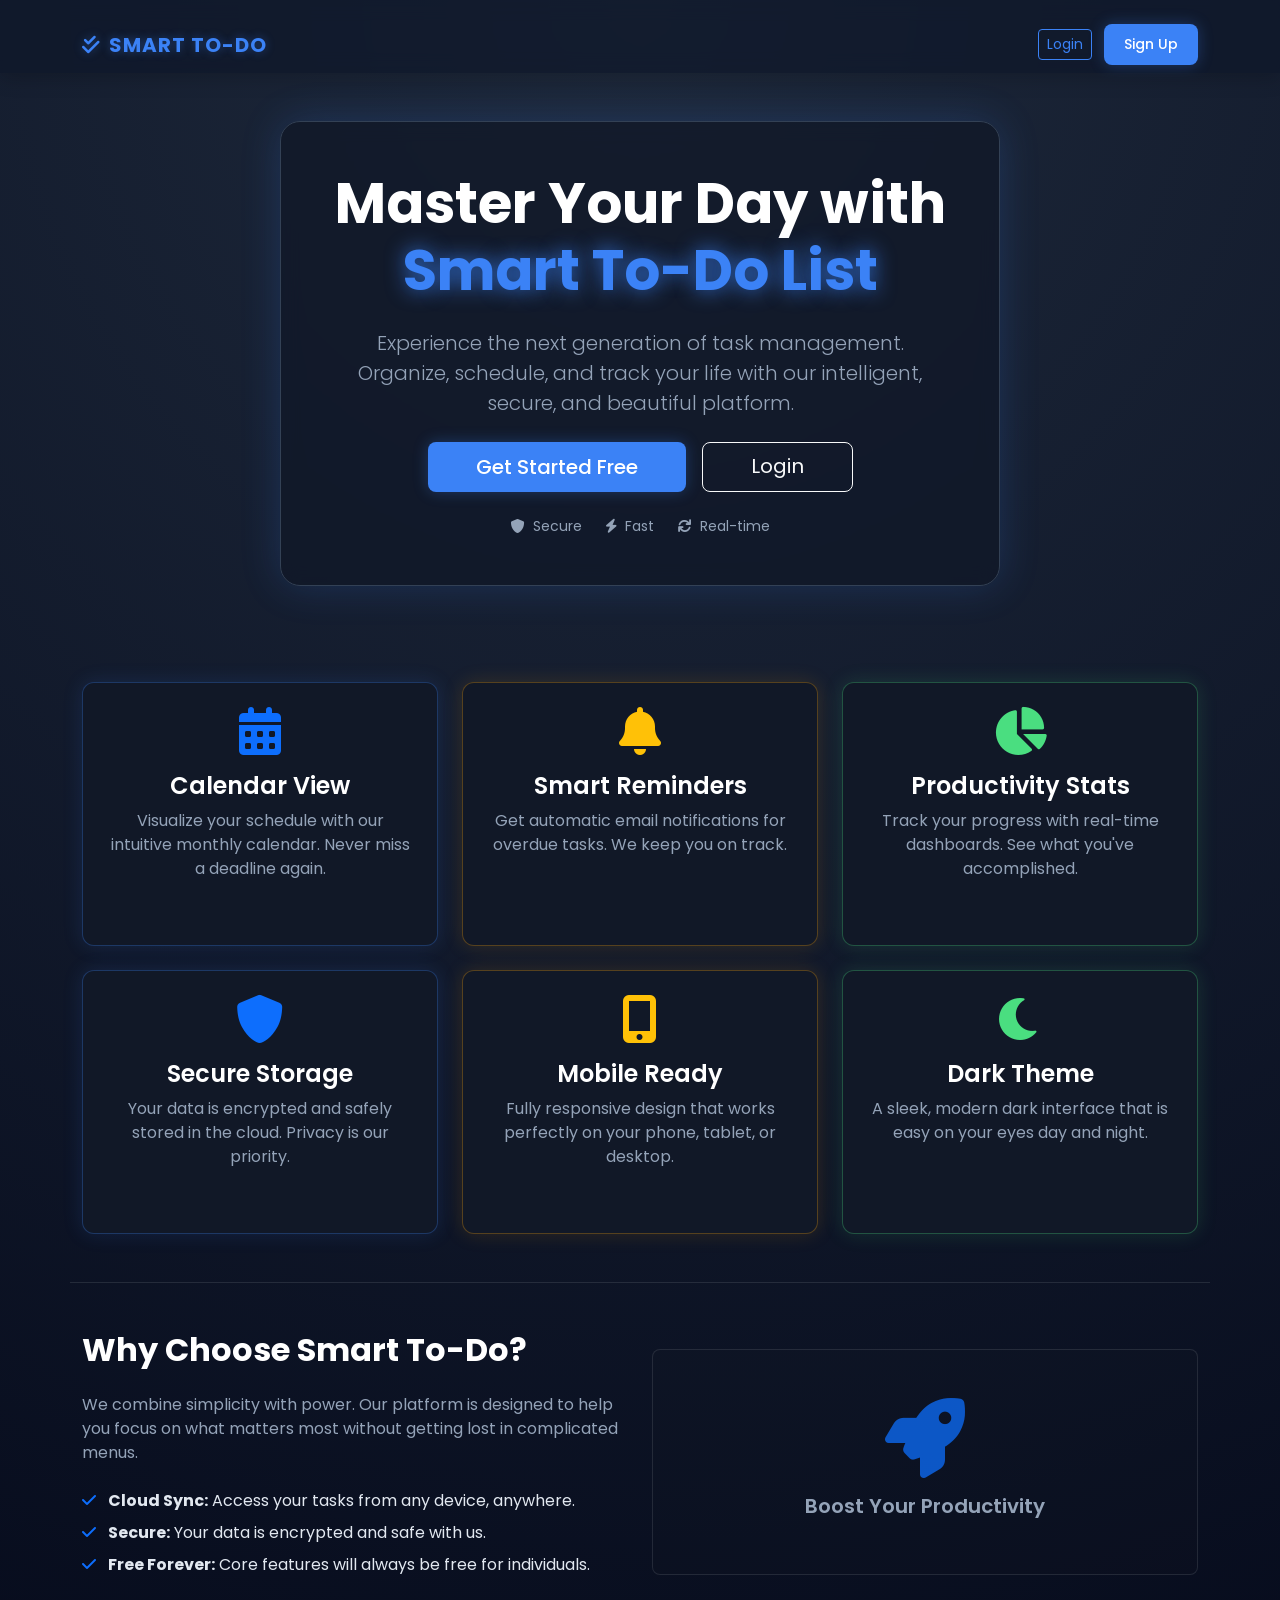
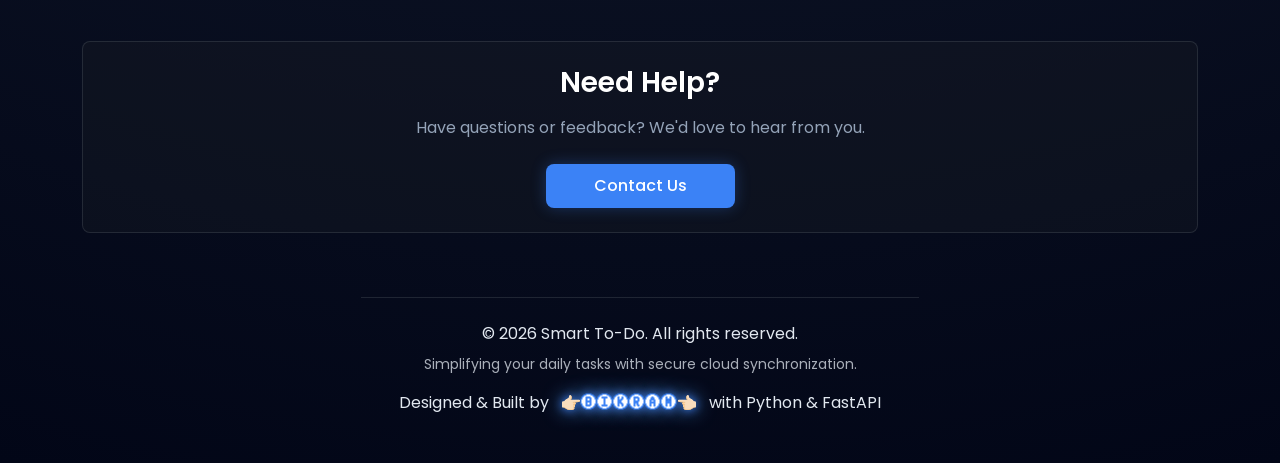
<file: frontend /index.html>
<!DOCTYPE html>
<html lang="en">
<head>
    <meta charset="UTF-8">
    <meta name="viewport" content="width=device-width, initial-scale=1.0">
    <title>Smart To-Do | Welcome</title>
    <link rel="icon" href="https://img.icons8.com/fluency/48/todo-list.png">
    <link href="https://cdn.jsdelivr.net/npm/bootstrap@5.3.0/dist/css/bootstrap.min.css" rel="stylesheet">
    <link rel="stylesheet" href="https://cdnjs.cloudflare.com/ajax/libs/font-awesome/6.0.0/css/all.min.css">
    <link rel="stylesheet" href="style.css">
</head>
<body class="d-flex flex-column min-vh-100">
    <!-- Navbar -->
    <nav class="navbar navbar-expand-lg navbar-dark mb-0 bg-transparent border-0">
        <div class="container pt-3">
            <span class="navbar-brand mb-0 h1"><i class="fas fa-check-double me-2"></i>Smart To-Do</span>
            <div class="ms-auto">
                <a href="login.html" class="btn btn-outline-primary btn-sm me-2">Login</a>
                <a href="signup.html" class="btn btn-primary btn-sm">Sign Up</a>
            </div>
        </div>
    </nav>

    <!-- Hero Section -->
    <div class="container flex-grow-1 d-flex align-items-center justify-content-center py-3 py-lg-5">
        <div class="row justify-content-center w-100">
            <div class="col-lg-8 text-center">
                <div class="hero-card mb-5">
                    <h1 class="display-4 fw-bold mb-4"><span class="text-white">Master Your Day with</span> <span class="text-glow-primary">Smart To-Do List</span></h1>
                    <p class="lead mb-4 text-muted">
                        Experience the next generation of task management. 
                        Organize, schedule, and track your life with our intelligent, secure, and beautiful platform.
                    </p>
                    <div class="d-grid gap-3 d-sm-flex justify-content-sm-center mb-4">
                        <a href="signup.html" class="btn btn-primary btn-lg px-5 gap-3">Get Started Free</a>
                        <a href="login.html" class="btn btn-outline-light btn-lg px-5">Login</a>
                    </div>
                    <div class="d-flex justify-content-center gap-4 text-muted small">
                        <span><i class="fas fa-shield-alt me-1"></i> Secure</span>
                        <span><i class="fas fa-bolt me-1"></i> Fast</span>
                        <span><i class="fas fa-sync me-1"></i> Real-time</span>
                    </div>
                </div>
            </div>
        </div>
    </div>

    <!-- Features Grid -->
    <div class="container pb-5">
        <div class="row g-4">
            <div class="col-md-4">
                <div class="card h-100 card-glow-primary text-center p-4">
                    <div class="mb-3">
                        <i class="fas fa-calendar-alt fa-3x text-primary"></i>
                    </div>
                    <h4>Calendar View</h4>
                    <p class="text-muted">Visualize your schedule with our intuitive monthly calendar. Never miss a deadline again.</p>
                </div>
            </div>
            <div class="col-md-4">
                <div class="card h-100 card-glow-warning text-center p-4">
                    <div class="mb-3">
                        <i class="fas fa-bell fa-3x text-warning"></i>
                    </div>
                    <h4>Smart Reminders</h4>
                    <p class="text-muted">Get automatic email notifications for overdue tasks. We keep you on track.</p>
                </div>
            </div>
            <div class="col-md-4">
                <div class="card h-100 card-glow-success text-center p-4">
                    <div class="mb-3">
                        <i class="fas fa-chart-pie fa-3x text-success"></i>
                    </div>
                    <h4>Productivity Stats</h4>
                    <p class="text-muted">Track your progress with real-time dashboards. See what you've accomplished.</p>
                </div>
            </div>
            <div class="col-md-4">
                <div class="card h-100 card-glow-primary text-center p-4">
                    <div class="mb-3">
                        <i class="fas fa-shield-alt fa-3x text-primary"></i>
                    </div>
                    <h4>Secure Storage</h4>
                    <p class="text-muted">Your data is encrypted and safely stored in the cloud. Privacy is our priority.</p>
                </div>
            </div>
            <div class="col-md-4">
                <div class="card h-100 card-glow-warning text-center p-4">
                    <div class="mb-3">
                        <i class="fas fa-mobile-alt fa-3x text-warning"></i>
                    </div>
                    <h4>Mobile Ready</h4>
                    <p class="text-muted">Fully responsive design that works perfectly on your phone, tablet, or desktop.</p>
                </div>
            </div>
            <div class="col-md-4">
                <div class="card h-100 card-glow-success text-center p-4">
                    <div class="mb-3">
                        <i class="fas fa-moon fa-3x text-success"></i>
                    </div>
                    <h4>Dark Theme</h4>
                    <p class="text-muted">A sleek, modern dark interface that is easy on your eyes day and night.</p>
                </div>
            </div>
        </div>
    </div>

    <!-- About Section -->
    <div class="container py-5 border-top border-secondary border-opacity-25">
        <div class="row align-items-center">
            <div class="col-lg-6">
                <h2 class="fw-bold mb-4">Why Choose Smart To-Do?</h2>
                <p class="text-muted mb-4">
                    We combine simplicity with power. Our platform is designed to help you focus on what matters most without getting lost in complicated menus.
                </p>
                <ul class="list-unstyled">
                    <li class="mb-2"><i class="fas fa-check text-primary me-2"></i> <strong>Cloud Sync:</strong> Access your tasks from any device, anywhere.</li>
                    <li class="mb-2"><i class="fas fa-check text-primary me-2"></i> <strong>Secure:</strong> Your data is encrypted and safe with us.</li>
                    <li class="mb-2"><i class="fas fa-check text-primary me-2"></i> <strong>Free Forever:</strong> Core features will always be free for individuals.</li>
                </ul>
            </div>
            <div class="col-lg-6 text-center mt-4 mt-lg-0">
                <div class="p-5 rounded-3 bg-dark bg-opacity-10 border border-secondary border-opacity-25">
                    <i class="fas fa-rocket fa-5x text-primary opacity-75"></i>
                    <h5 class="mt-3 text-muted">Boost Your Productivity</h5>
                </div>
            </div>
        </div>
    </div>
    
    <!-- Contact CTA -->
    <div class="container pb-5 text-center">
        <div class="p-4 rounded-3 bg-dark bg-opacity-25 border border-secondary border-opacity-25">
            <h3 class="mb-3">Need Help?</h3>
            <p class="text-muted mb-4">Have questions or feedback? We'd love to hear from you.</p>
            <a href="contact.html" class="btn btn-primary px-5">Contact Us</a>
        </div>
    </div>

    <div class="game-footer">
        <div class="container d-flex flex-column align-items-center justify-content-center">
            <hr class="w-50 border-secondary opacity-25 mb-4">
            <p class="mb-2">&copy; 2026 Smart To-Do. All rights reserved.</p>
            <p class="small mb-3 opacity-75">Simplifying your daily tasks with secure cloud synchronization.</p>
            <div>
                <span class="me-2">Designed &amp; Built by</span>
                <a href="https://bikram-3-d-portfolio.vercel.app/" target="_blank" rel="noopener noreferrer">
                    <span class="blue-glow-text">👉🏻🅑🅘🅚🅡🅐🅜👈🏻</span>
                </a>
                <span class="ms-2">with Python &amp; FastAPI</span>
            </div>
        </div>
    </div>
    <br><br>
</body>
</html>
</file>
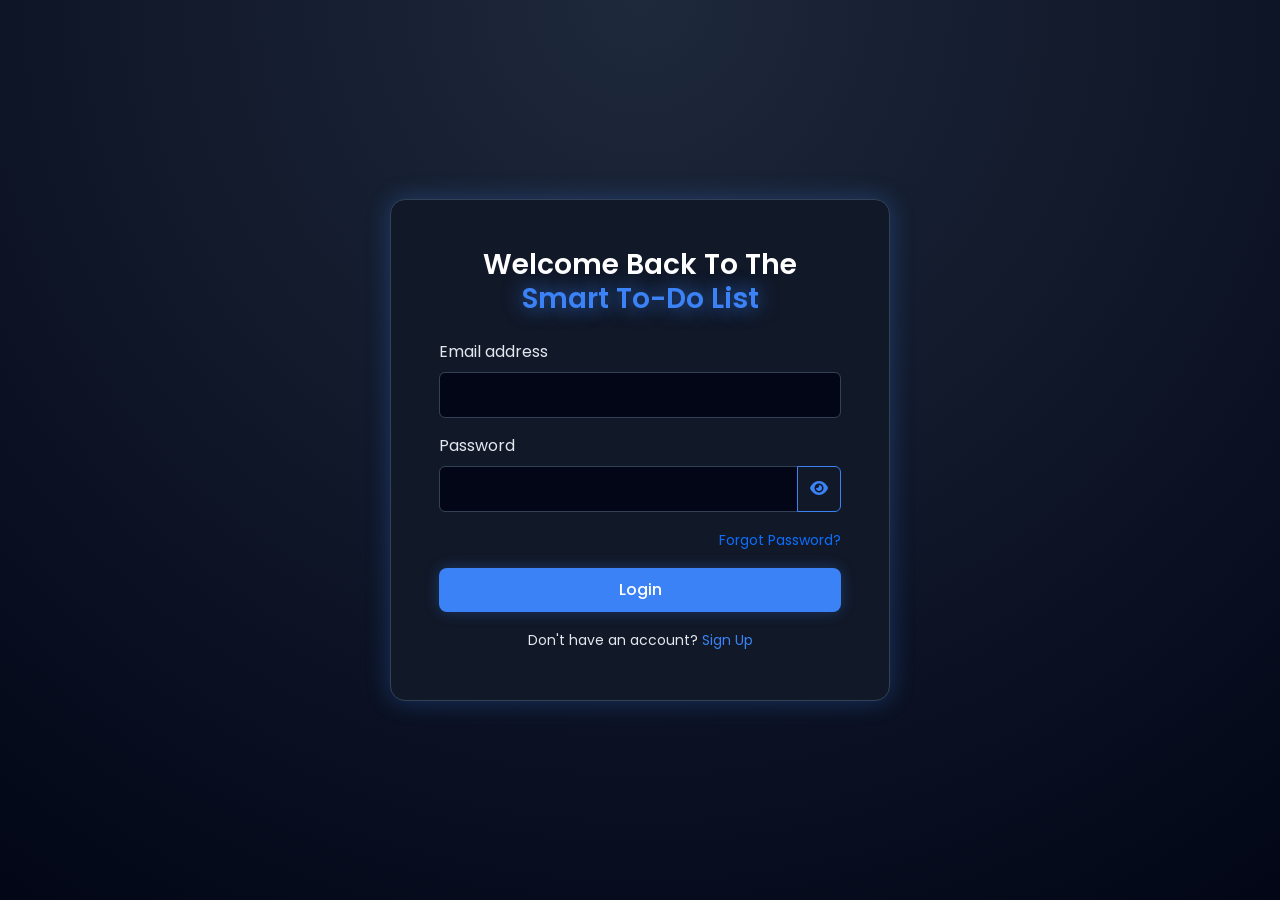
<file: frontend /login.html>
<!DOCTYPE html>
<html lang="en">
<head>
    <meta charset="UTF-8">
    <meta name="viewport" content="width=device-width, initial-scale=1.0">
    <title>Smart To-Do | Login</title>
    <link rel="icon" href="https://img.icons8.com/fluency/48/todo-list.png">
    <link href="https://cdn.jsdelivr.net/npm/bootstrap@5.3.0/dist/css/bootstrap.min.css" rel="stylesheet">
    <link rel="stylesheet" href="https://cdnjs.cloudflare.com/ajax/libs/font-awesome/6.0.0/css/all.min.css">
    <link rel="stylesheet" href="style.css">
</head>
<body>
    <!-- Toast Container -->
    <div id="toast-container" class="toast-container"></div>

    <div class="card auth-card">
        <h3 class="text-center mb-4">Welcome Back To The <span class="text-glow-primary">Smart To-Do List</span></h3>
        <form id="loginForm">
            <div class="mb-3">
                <label class="form-label">Email address</label>
                <input type="email" class="form-control" id="email" required>
            </div>
            <div class="mb-3">
                <label class="form-label">Password</label>
                <div class="input-group">
                    <input type="password" class="form-control" id="password" required>
                    <button class="btn btn-outline-primary" type="button" onclick="togglePassword('password', this)"><i class="fas fa-eye"></i></button>
                </div>
            </div>
            <div class="text-end mb-3">
                <a href="forgot_password.html" class="text-decoration-none small text-primary">Forgot Password?</a>
            </div>

            <button type="submit" class="btn btn-primary w-100">Login</button>
        </form>
        <div class="mt-3 text-center">
            <small>Don't have an account? <a href="signup.html">Sign Up</a></small>
        </div>
    </div>

    <script>
        function togglePassword(inputId, btn) {
            const input = document.getElementById(inputId);
            const icon = btn.querySelector('i');
            if (input.type === "password") {
                input.type = "text";
                icon.classList.remove('fa-eye');
                icon.classList.add('fa-eye-slash');
            } else {
                input.type = "password";
                icon.classList.remove('fa-eye-slash');
                icon.classList.add('fa-eye');
            }
        }

        // Toast Notification Logic
        function showToast(message, type = 'primary') {
            const container = document.getElementById('toast-container');
            const toast = document.createElement('div');
            toast.className = `custom-toast ${type}`;
            
            let icon = '<i class="fas fa-info-circle"></i>';
            if (type === 'success') icon = '<i class="fas fa-check-circle text-success"></i>';
            if (type === 'danger') icon = '<i class="fas fa-exclamation-circle text-danger"></i>';
            
            toast.innerHTML = `${icon} <span>${message}</span>`;
            container.appendChild(toast);
            
            requestAnimationFrame(() => toast.classList.add('show'));
            setTimeout(() => {
                toast.classList.remove('show');
                setTimeout(() => toast.remove(), 300);
            }, 3000);
        }

        // Check for logout message
        if (localStorage.getItem('logoutSuccess')) {
            showToast('Logout successfully', 'success');
            localStorage.removeItem('logoutSuccess');
        }

        document.getElementById('loginForm').addEventListener('submit', async (e) => {
            e.preventDefault();
            const email = document.getElementById('email').value;
            const password = document.getElementById('password').value;

            try {
                const response = await fetch('/api/login', {
                    method: 'POST',
                    headers: { 'Content-Type': 'application/json' },
                    body: JSON.stringify({ email, password })
                });

                // Handle non-JSON responses (e.g., Vercel 500 HTML errors)
                const contentType = response.headers.get("content-type");
                if (contentType && contentType.includes("application/json")) {
                    const data = await response.json();
                    if (response.ok) {
                        localStorage.setItem('token', data.access_token);
                        localStorage.setItem('loginSuccess', 'true');
                        window.location.href = 'dashboard.html';
                    } else {
                        showToast(data.detail || 'Login failed', 'danger');
                    }
                } else {
                    showToast(`Server Error: ${response.status} ${response.statusText}. Check Vercel Logs.`, 'danger');
                }
            } catch (error) {
                console.error('Error:', error);
                showToast(`Error: ${error.message}. Check console/logs.`, 'danger');
            }
        });
    </script>
</body>
</html>
</file>
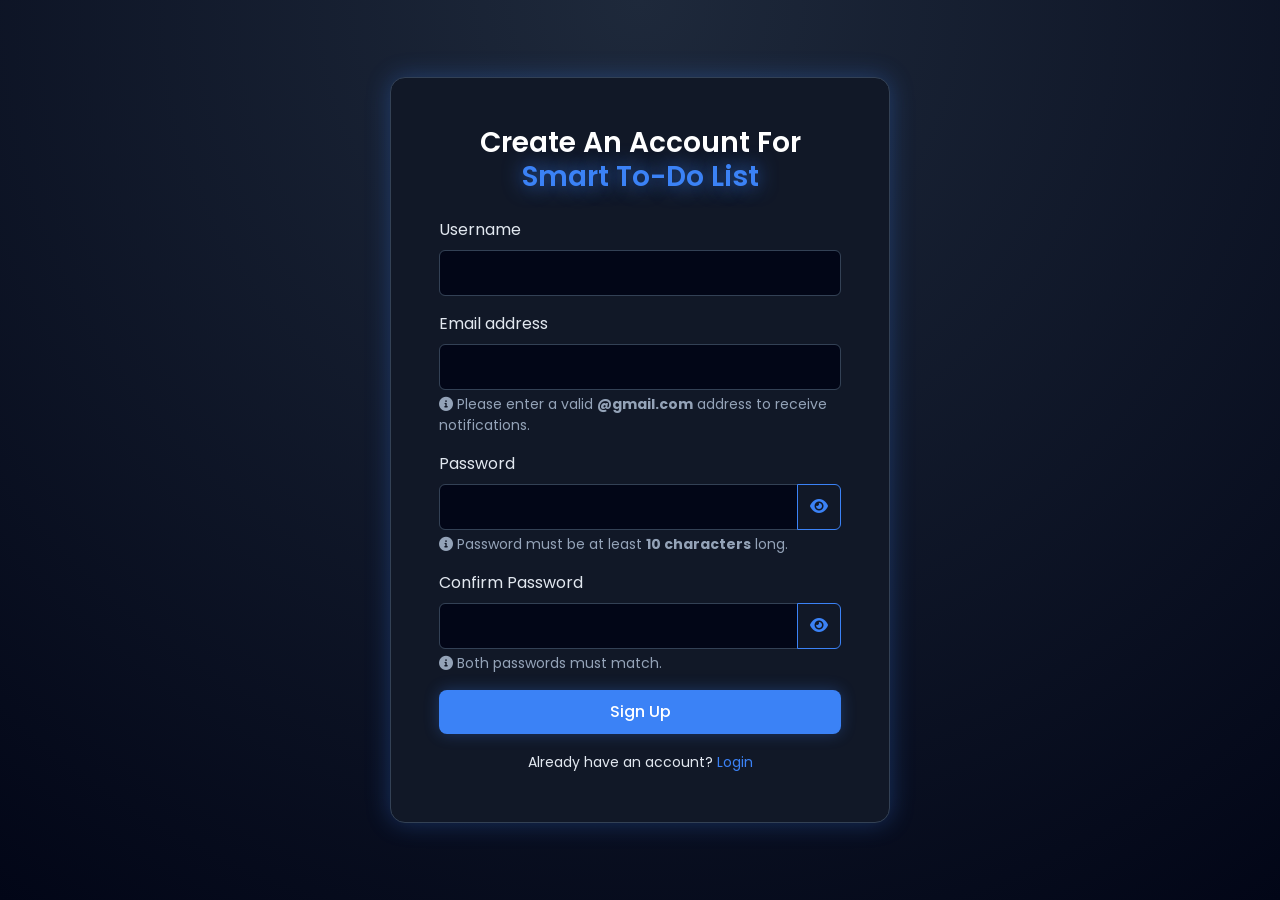
<file: frontend /signup.html>
<!DOCTYPE html>
<html lang="en">
<head>
    <meta charset="UTF-8">
    <meta name="viewport" content="width=device-width, initial-scale=1.0">
    <title>Smart To-Do | Sign Up</title>
    <link rel="icon" href="https://img.icons8.com/fluency/48/todo-list.png">
    <link href="https://cdn.jsdelivr.net/npm/bootstrap@5.3.0/dist/css/bootstrap.min.css" rel="stylesheet">
    <link rel="stylesheet" href="https://cdnjs.cloudflare.com/ajax/libs/font-awesome/6.0.0/css/all.min.css">
    <link rel="stylesheet" href="style.css">
</head>
<body>
    <!-- Toast Container -->
    <div id="toast-container" class="toast-container"></div>

    <div class="card auth-card">
        <h3 class="text-center mb-4">Create An Account For <span class="text-glow-primary">Smart To-Do List</span></h3>
        <form id="signupForm">
            <div class="mb-3">
                <label class="form-label">Username</label>
                <input type="text" class="form-control" id="username" required>
            </div>
            <div class="mb-3">
                <label class="form-label">Email address</label>
                <input type="email" class="form-control" id="email" required>
                <div class="form-text text-muted small"><i class="fas fa-info-circle me-1"></i>Please enter a valid <strong>@gmail.com</strong> address to receive notifications.</div>
            </div>
            <div class="mb-3">
                <label class="form-label">Password</label>
                <div class="input-group">
                    <input type="password" class="form-control" id="password" required>
                    <button class="btn btn-outline-primary" type="button" onclick="togglePassword('password', this)"><i class="fas fa-eye"></i></button>
                </div>
                <div class="form-text text-muted small"><i class="fas fa-info-circle me-1"></i>Password must be at least <strong>10 characters</strong> long.</div>
            </div>
            <div class="mb-3">
                <label class="form-label">Confirm Password</label>
                <div class="input-group">
                    <input type="password" class="form-control" id="confirmPassword" required>
                    <button class="btn btn-outline-primary" type="button" onclick="togglePassword('confirmPassword', this)"><i class="fas fa-eye"></i></button>
                </div>
                <div class="form-text text-muted small"><i class="fas fa-info-circle me-1"></i>Both passwords must match.</div>
            </div>
            <button type="submit" class="btn btn-primary w-100">Sign Up</button>
        </form>
        <div class="mt-3 text-center">
            <small>Already have an account? <a href="login.html">Login</a></small>
        </div>
    </div>

    <script>
        function togglePassword(inputId, btn) {
            const input = document.getElementById(inputId);
            const icon = btn.querySelector('i');
            if (input.type === "password") {
                input.type = "text";
                icon.classList.remove('fa-eye');
                icon.classList.add('fa-eye-slash');
            } else {
                input.type = "password";
                icon.classList.remove('fa-eye-slash');
                icon.classList.add('fa-eye');
            }
        }

        // Toast Notification Logic
        function showToast(message, type = 'primary') {
            const container = document.getElementById('toast-container');
            const toast = document.createElement('div');
            toast.className = `custom-toast ${type}`;
            
            let icon = '<i class="fas fa-info-circle"></i>';
            if (type === 'success') icon = '<i class="fas fa-check-circle text-success"></i>';
            if (type === 'danger') icon = '<i class="fas fa-exclamation-circle text-danger"></i>';
            
            toast.innerHTML = `${icon} <span>${message}</span>`;
            container.appendChild(toast);
            
            requestAnimationFrame(() => toast.classList.add('show'));
            setTimeout(() => {
                toast.classList.remove('show');
                setTimeout(() => toast.remove(), 300);
            }, 3000);
        }

        document.getElementById('signupForm').addEventListener('submit', async (e) => {
            e.preventDefault();
            const username = document.getElementById('username').value;
            const email = document.getElementById('email').value;
            const password = document.getElementById('password').value;
            const confirmPassword = document.getElementById('confirmPassword').value;

            if(password !== confirmPassword) {
                showToast("Passwords do not match!", 'danger');
                return;
            }

            try {
                const response = await fetch('/api/signup', {
                    method: 'POST',
                    headers: { 'Content-Type': 'application/json' },
                    body: JSON.stringify({ username, email, password })
                });

                const contentType = response.headers.get("content-type");
                if (contentType && contentType.includes("application/json")) {
                    const data = await response.json();
                    if (response.ok) {
                        showToast('Account created! Redirecting...', 'success');
                        setTimeout(() => window.location.href = 'login.html', 1500);
                    } else {
                        showToast(data.detail || 'Signup failed', 'danger');
                    }
                } else {
                    showToast(`Server Error: ${response.status} ${response.statusText}. Check Vercel Logs.`, 'danger');
                }
            } catch (error) {
                console.error('Error:', error);
                showToast(`Error: ${error.message}. Check console/logs.`, 'danger');
            }
        });
    </script>
</body>
</html>
</file>
<file: frontend /style.css>
/* 1. Global Styles */
@import url('https://fonts.googleapis.com/css2?family=Poppins:wght@300;400;500;600;700&display=swap');

:root {
    --bg-primary: #0f172a;
    --bg-secondary: #1e293b;
    --bg-card: #111827;
    --primary-blue: #3b82f6;
    --glow-blue: #60a5fa;
    --text-main: #e2e8f0;
    --text-muted: #94a3b8;
    --border: #334155;
    --success: #4ade80;
    --danger: #ef4444;
    --warning: #f59e0b;
    color-scheme: dark; /* Forces native date/time pickers to use dark mode */
}

html {
    scroll-behavior: smooth;
}

body {
    background: radial-gradient(circle at top, var(--bg-secondary), #020617);
    color: var(--text-main);
    font-family: 'Poppins', sans-serif;
    min-height: 100vh;
    margin: 0;
    display: flex;
    flex-direction: column;
}

/* Bootstrap Overrides */
h1, h2, h3, h4, h5, h6 {
    color: #fff;
    font-weight: 600;
}

a {
    text-decoration: none;
    color: var(--primary-blue);
    transition: all 0.3s ease;
}

a:hover {
    color: var(--glow-blue);
    text-shadow: 0 0 10px rgba(59, 130, 246, 0.5);
}

.text-muted {
    color: var(--text-muted) !important;
}

.text-success {
    color: var(--success) !important;
}

.text-glow-primary {
    color: var(--primary-blue) !important;
    text-shadow: 0 0 20px rgba(59, 130, 246, 0.8);
}

/* 2. Navbar */
.navbar {
    background: rgba(15, 23, 42, 0.7) !important;
    backdrop-filter: blur(10px);
    border-bottom: 1px solid var(--border);
    box-shadow: 0 4px 20px rgba(0, 0, 0, 0.2);
}

.navbar-brand {
    font-weight: 700;
    color: var(--primary-blue) !important;
    text-transform: uppercase;
    letter-spacing: 1px;
    text-shadow: 0 0 10px rgba(59, 130, 246, 0.4);
}

.navbar .btn-outline-light {
    border-color: var(--border);
    color: var(--text-muted);
}

.navbar .btn-outline-light:hover {
    background-color: var(--primary-blue);
    border-color: var(--primary-blue);
    color: #fff;
    box-shadow: 0 0 15px rgba(59, 130, 246, 0.4);
}

/* 3. Cards */
.card {
    background-color: var(--bg-card);
    border: 1px solid rgba(59, 130, 246, 0.2);
    border-radius: 12px;
    box-shadow: 0 0 15px rgba(0, 0, 0, 0.5), 0 0 5px rgba(59, 130, 246, 0.1);
    color: var(--text-main);
    margin-bottom: 1.5rem;
    transition: all 0.3s ease;
}

.card:hover {
    transform: translateY(-5px);
    box-shadow: 0 15px 30px rgba(0, 0, 0, 0.6), 0 0 20px rgba(59, 130, 246, 0.2);
    border-color: rgba(59, 130, 246, 0.5);
}

.card-header {
    background-color: rgba(59, 130, 246, 0.05);
    border-bottom: 1px solid var(--border);
    font-weight: 600;
    color: var(--primary-blue);
}

/* Special Glow Cards */
.card-glow-primary {
    box-shadow: 0 0 20px rgba(59, 130, 246, 0.15);
    border: 1px solid rgba(59, 130, 246, 0.3);
}
.card-glow-primary:hover {
    box-shadow: 0 0 30px rgba(59, 130, 246, 0.4);
    border-color: var(--primary-blue);
}

.card-glow-success {
    box-shadow: 0 0 20px rgba(74, 222, 128, 0.15);
    border: 1px solid rgba(74, 222, 128, 0.3);
}
.card-glow-success:hover {
    box-shadow: 0 0 30px rgba(74, 222, 128, 0.4);
    border-color: var(--success);
}

.card-glow-warning {
    box-shadow: 0 0 20px rgba(245, 158, 11, 0.15);
    border: 1px solid rgba(245, 158, 11, 0.3);
}
.card-glow-warning:hover {
    box-shadow: 0 0 30px rgba(245, 158, 11, 0.4);
    border-color: var(--warning);
}

/* 4. Buttons */
.btn-primary {
    background-color: var(--primary-blue);
    border: none;
    border-radius: 8px;
    padding: 10px 20px;
    font-weight: 500;
    transition: all 0.3s ease;
    box-shadow: 0 0 15px rgba(59, 130, 246, 0.3);
}

.btn-primary:hover {
    background-color: var(--glow-blue);
    box-shadow: 0 0 20px rgba(59, 130, 246, 0.7);
    transform: translateY(-2px);
}

.btn-outline-primary {
    color: var(--primary-blue);
    border-color: var(--primary-blue);
}

.btn-outline-primary:hover {
    background-color: var(--primary-blue);
    box-shadow: 0 0 15px rgba(59, 130, 246, 0.4);
}

.btn-success {
    background-color: var(--success);
    border: none;
    box-shadow: 0 0 10px rgba(74, 222, 128, 0.3);
}

.btn-danger {
    background-color: var(--danger);
    border: none;
    box-shadow: 0 0 10px rgba(239, 68, 68, 0.3);
}

/* 5. Inputs */
.form-control, .form-select {
    background-color: #020617;
    border: 1px solid var(--border);
    color: var(--text-main);
    border-radius: 6px;
    padding: 10px;
}

.form-control:focus, .form-select:focus {
    background-color: #020617;
    border-color: var(--primary-blue);
    color: var(--text-main);
    box-shadow: 0 0 8px rgba(59, 130, 246, 0.6);
}

.form-control::placeholder {
    color: var(--text-muted);
    opacity: 0.7;
}

/* Fix for Date/Time picker icons in dark mode */
input[type="date"], input[type="time"] {
    cursor: pointer;
    color: #ffffff !important;
    color-scheme: dark;
}

input[type="date"]::-webkit-calendar-picker-indicator,
input[type="time"]::-webkit-calendar-picker-indicator {
    filter: none;
    transition: transform 0.2s ease, filter 0.2s ease;
    cursor: pointer;
}

/* 6. Calendar */
#calendar {
    color: var(--text-main);
}

#calendar .bg-white {
    background-color: var(--bg-card) !important; /* Override bootstrap bg-white */
    border-color: var(--primary-blue) !important;
    box-shadow: inset 0 0 15px rgba(59, 130, 246, 0.15);
}

#calendar .bg-light {
    background-color: var(--bg-secondary) !important; /* Override bootstrap bg-light */
    border: 1px solid var(--border);
}

#calendar .bg-light:hover {
    background-color: #334155 !important;
    transform: scale(1.05);
    z-index: 10;
}

#calendar .text-dark {
    color: var(--text-main) !important;
}

#calendar .text-muted {
    color: var(--text-muted) !important;
}

/* 7. Task List */
.task-card {
    background: var(--bg-card);
    border-left: 4px solid var(--primary-blue);
}

.completed-task {
    text-decoration: line-through;
    color: var(--text-muted);
}

.status-badge {
    font-size: 0.75rem;
    padding: 0.35em 0.65em;
    border-radius: 4px;
}

.bg-warning {
    background-color: rgba(245, 158, 11, 0.2) !important;
    color: #f59e0b !important;
    border: 1px solid rgba(245, 158, 11, 0.3);
}

.bg-success {
    background-color: rgba(74, 222, 128, 0.2) !important;
    color: var(--success) !important;
    border: 1px solid rgba(74, 222, 128, 0.3);
}

/* Glowing Dots for Calendar & Legend */
.rounded-circle.bg-success {
    background-color: var(--success) !important;
    box-shadow: 0 0 8px var(--success), 0 0 15px var(--success);
}

.rounded-circle.bg-primary {
    background-color: var(--primary-blue) !important;
    box-shadow: 0 0 8px var(--primary-blue), 0 0 15px var(--primary-blue);
}

.rounded-circle.bg-danger {
    background-color: var(--danger) !important;
    box-shadow: 0 0 8px var(--danger), 0 0 15px var(--danger);
}

/* 8. Profile Page & Auth Pages */
.auth-card {
    max-width: 500px;
    width: 100%;
    margin: auto;
    padding: 3rem;
    border-radius: 15px;
    background: var(--bg-card);
    box-shadow: 0 0 25px rgba(59, 130, 246, 0.3);
    border: 1px solid var(--border);
}

.hero-card {
    background: rgba(17, 24, 39, 0.7);
    backdrop-filter: blur(10px);
    border: 1px solid var(--border);
    border-radius: 20px;
    padding: 3rem;
    text-align: center;
    box-shadow: 0 0 40px rgba(59, 130, 246, 0.2);
}

/* 9. Animations */
@keyframes fadeIn {
    from { opacity: 0; transform: translateY(10px); }
    to { opacity: 1; transform: translateY(0); }
}

body {
    animation: fadeIn 0.5s ease-out;
}

/* 10. Responsive Styles */
@media (max-width: 768px) {
    .navbar .container {
        flex-direction: row;
        align-items: center;
    }

    .navbar-brand {
        font-size: 1.1rem;
    }
    
    .card-body {
        padding: 1.25rem;
    }
    
    .hero-card {
        padding: 2rem 1rem;
        margin: 0 1rem;
    }

    .auth-card {
        width: 90%;
        padding: 1.5rem;
    }

    /* Toast mobile positioning */
    .toast-container {
        left: 10px;
        right: 10px;
        top: 10px;
        display: flex;
        flex-direction: column;
        align-items: center;
    }

    .custom-toast {
        width: 100%;
        max-width: 100%;
        justify-content: center;
    }

    /* Calendar mobile adjustments */
    #calendar .p-2 {
        padding: 0.25rem !important;
        min-height: 45px !important;
    }
    
    #calendar .small {
        font-size: 0.7rem;
    }

    /* Ensure stacked inputs have spacing */
    .form-control, .btn {
        margin-bottom: 0; /* Let bootstrap gap handle it, or specific overrides */
    }

    /* Stats cards mobile optimization */
    .col-4 .card h3 {
        font-size: 1.2rem;
        margin-bottom: 0.2rem;
    }
    
    .col-4 .card small {
        font-size: 0.65rem;
    }

    /* Index Page Mobile Typography */
    .display-4 {
        font-size: 2.2rem;
        line-height: 1.2;
    }
}

/* Toast Notifications */
.toast-container {
    position: fixed;
    top: 20px;
    right: 20px;
    z-index: 1050;
}

.custom-toast {
    background: rgba(15, 23, 42, 0.95);
    backdrop-filter: blur(10px);
    border-left: 4px solid var(--primary-blue);
    color: var(--text-main);
    padding: 15px 25px;
    border-radius: 8px;
    box-shadow: 0 5px 15px rgba(0, 0, 0, 0.3);
    margin-bottom: 10px;
    display: flex;
    align-items: center;
    gap: 12px;
    transform: translateX(120%);
    transition: transform 0.3s cubic-bezier(0.68, -0.55, 0.27, 1.55);
}

.custom-toast.show {
    transform: translateX(0);
}

.custom-toast.success { 
    border-color: var(--success); 
    box-shadow: 0 0 15px rgba(74, 222, 128, 0.2);
}
.custom-toast.danger { 
    border-color: var(--danger); 
    box-shadow: 0 0 15px rgba(239, 68, 68, 0.2);
}
.custom-toast.warning { 
    border-color: var(--warning); 
    box-shadow: 0 0 15px rgba(245, 158, 11, 0.2);
}

/* Styled Modals */
.modal-content {
    background-color: var(--bg-card);
    border: 1px solid var(--primary-blue);
    box-shadow: 0 0 30px rgba(59, 130, 246, 0.5);
    color: var(--text-main);
}

.modal-header {
    background: rgba(59, 130, 246, 0.1);
    border-bottom: 1px solid var(--border);
}

.modal-footer {
    background: rgba(15, 23, 42, 0.5);
    border-top: 1px solid var(--border);
}

.btn-close {
    filter: invert(1);
}

/* Modal Backdrop */
.modal-backdrop {
    background-color: #0f172a;
}

.modal-backdrop.show {
    opacity: 0.85;
}

/* Hover effect for picker icons */
input[type="date"]:hover::-webkit-calendar-picker-indicator,
input[type="time"]:hover::-webkit-calendar-picker-indicator {
    filter: drop-shadow(0 0 4px rgba(59, 130, 246, 0.8));
    transform: scale(1.1);
}

/* Signature Styles */
.blue-glow-text {
    display: inline-block;
    color: #ffffff;
    -webkit-text-stroke: 1px var(--primary-blue);
    text-shadow: 0 0 10px var(--primary-blue), 0 0 20px var(--glow-blue);
    animation: zoomPulse 1.5s ease-in-out infinite alternate;
}

.blue-glow-text:hover {
    animation: zoomPulse 0.5s ease-in-out infinite alternate, rainbow 2s linear infinite;
}

/* Same as blue-glow-text but without the animation */
.blue-glow-text-no-anim {
    display: inline-block;
    color: #ffffff;
    -webkit-text-stroke: 1px var(--primary-blue);
    text-shadow: 0 0 10px var(--primary-blue), 0 0 20px var(--glow-blue);
}

@keyframes zoomPulse {
    0% { transform: scale(1); }
    100% { transform: scale(1.15); }
}

@keyframes rainbow {
    0% { filter: hue-rotate(0deg); }
    100% { filter: hue-rotate(360deg); }
}
</file>
